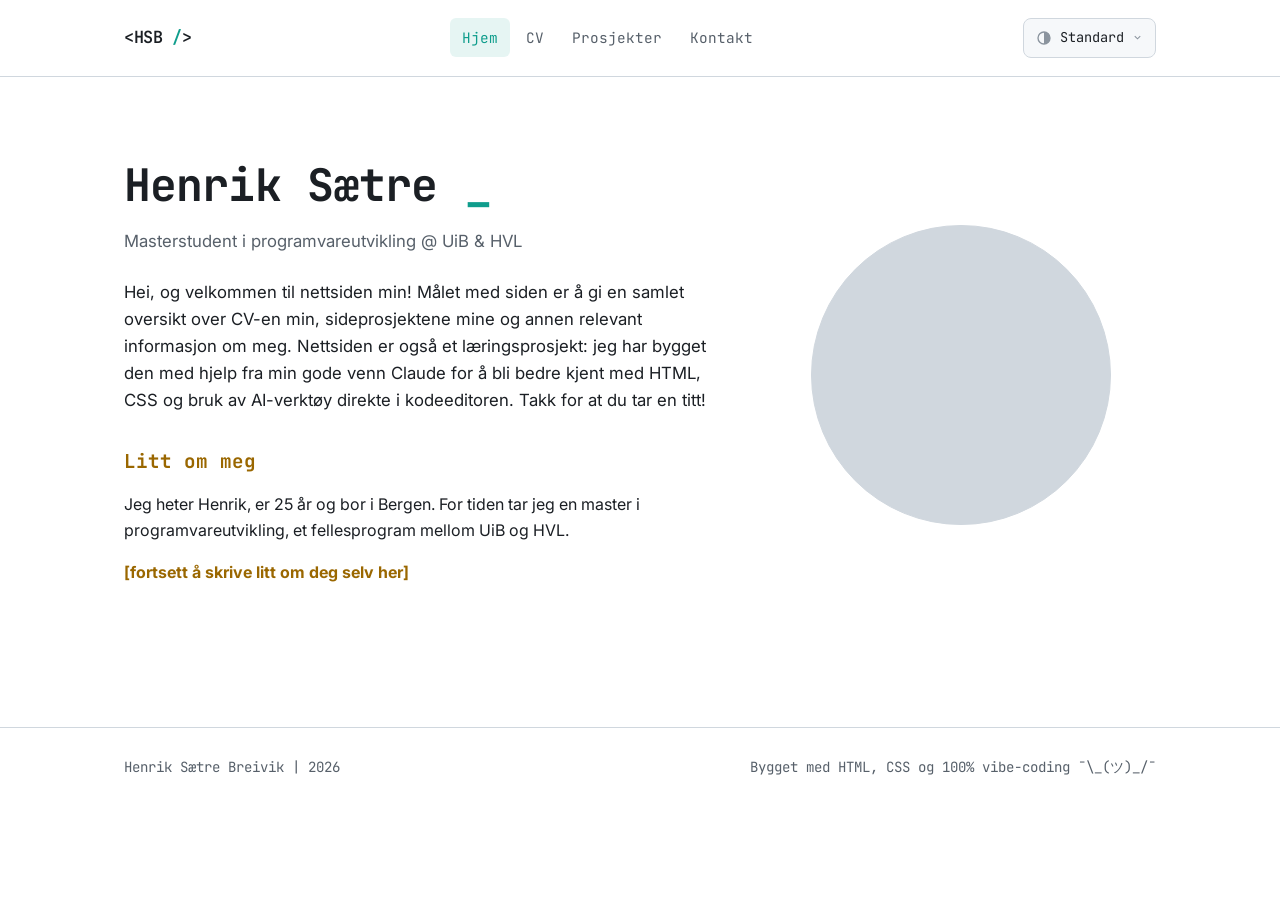
<file: index.html>
<!DOCTYPE html>
<html lang="no">
<head>
  <meta charset="UTF-8">
  <meta name="viewport" content="width=device-width, initial-scale=1.0">
  <title>Henrik — Forside</title>
  <script>
    (function () {
      var stored = localStorage.getItem('theme');
      if (stored === 'light' || stored === 'dark') {
        document.documentElement.setAttribute('data-theme', stored);
      }
    })();
  </script>
  <link rel="stylesheet" href="style.css">
</head>
<body>

  <header class="site-header">
    <nav class="nav container">
      <a href="index.html" class="logo">&lt;HSB<span class="accent"> /</span>&gt;</a>
      <ul class="nav-links">
        <li><a href="index.html" class="active">Hjem</a></li>
        <li><a href="Cv.html">CV</a></li>
        <li><a href="Prosjekter.html">Prosjekter</a></li>
        <li><a href="Kontakt.html">Kontakt</a></li>
      </ul>
      <div class="theme-toggle" id="theme-toggle">
        <button type="button" class="theme-toggle-btn" aria-haspopup="listbox" aria-expanded="false">
          <span class="theme-icon"><img src="images/theme-auto.svg" alt=""></span>
          <span class="theme-toggle-label">Standard</span>
        </button>
        <ul class="theme-menu" role="listbox" aria-label="Velg tema" hidden>
          <li role="option" data-theme="standard" data-label="Standard"><span class="theme-icon"><img src="images/theme-auto.svg" alt=""></span>Standard</li>
          <li role="option" data-theme="light" data-label="Lys"><span class="theme-icon"><img src="images/sun.svg" alt=""></span>Lys</li>
          <li role="option" data-theme="dark" data-label="Mørk"><span class="theme-icon"><img src="images/moon.svg" alt=""></span>Mørk</li>
        </ul>
      </div>
    </nav>
  </header>

  <main>
    <section class="hero container">
      <div class="hero-text">
        <h1 aria-label="Henrik Sætre Breivik"><span id="typed-name" class="typed-text" aria-hidden="true">Henrik Sætre Breivik</span><span class="cursor accent" aria-hidden="true">_</span></h1>
        <p class="subtitle">Masterstudent i programvareutvikling <span class="dim">@ UiB &amp; HVL</span></p>
        <p class="lead">
          Hei, og velkommen til nettsiden min! Målet med siden er å gi en samlet oversikt over CV-en min, sideprosjektene mine og annen relevant informasjon om meg.
          Nettsiden er også et læringsprosjekt: jeg har bygget den med hjelp fra min gode venn Claude for å bli bedre kjent med HTML, CSS og bruk av AI-verktøy direkte i kodeeditoren. Takk for at du tar en titt!
        </p>

        <h2>Litt om meg</h2>
        <p>
          Jeg heter Henrik, er <span id="age"></span> år og bor i Bergen. For tiden tar jeg en master i
          programvareutvikling, et fellesprogram mellom UiB og HVL.
        </p>
        <p class="dim todo">[fortsett å skrive litt om deg selv her]</p>
      </div>
      <div class="hero-image">
        <div class="placeholder-img" role="img" aria-label="Bilde av Henrik kommer snart"></div>
      </div>
    </section>
  </main>

  <footer class="site-footer">
    <div class="container">
      <span class="mono">Henrik Sætre Breivik | 2026</span>
      <span class="mono dim">Bygget med HTML, CSS og 100% vibe-coding ¯\_(ツ)_/¯</span>
    </div>
  </footer>

  <script src="theme.js" defer></script>
  <script src="typewriter.js" defer></script>
  <script src="age.js" defer></script>
</body>
</html>
</file>
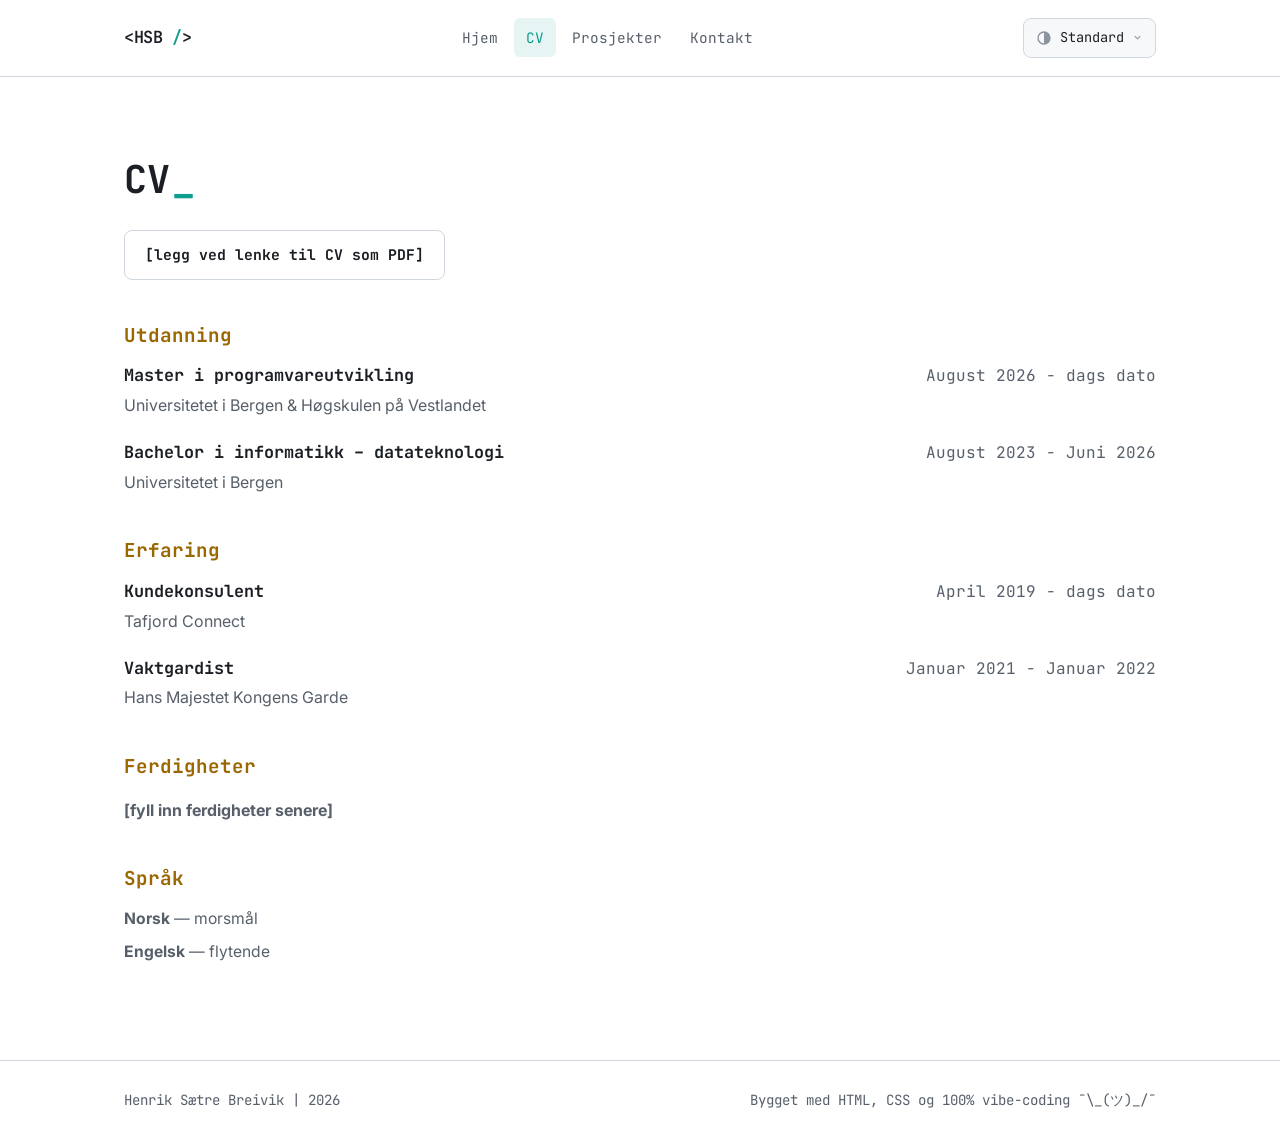
<file: Cv.html>
<!DOCTYPE html>
<html lang="no">
<head>
  <meta charset="UTF-8">
  <meta name="viewport" content="width=device-width, initial-scale=1.0">
  <title>Henrik — CV</title>
  <script>
    (function () {
      var stored = localStorage.getItem('theme');
      if (stored === 'light' || stored === 'dark') {
        document.documentElement.setAttribute('data-theme', stored);
      }
    })();
  </script>
  <link rel="stylesheet" href="style.css">
</head>
<body>

  <header class="site-header">
    <nav class="nav container">
      <a href="index.html" class="logo">&lt;HSB<span class="accent"> /</span>&gt;</a>
      <ul class="nav-links">
        <li><a href="index.html">Hjem</a></li>
        <li><a href="Cv.html" class="active">CV</a></li>
        <li><a href="Prosjekter.html">Prosjekter</a></li>
        <li><a href="Kontakt.html">Kontakt</a></li>
      </ul>
      <div class="theme-toggle" id="theme-toggle">
        <button type="button" class="theme-toggle-btn" aria-haspopup="listbox" aria-expanded="false">
          <span class="theme-icon"><img src="images/theme-auto.svg" alt=""></span>
          <span class="theme-toggle-label">Standard</span>
        </button>
        <ul class="theme-menu" role="listbox" aria-label="Velg tema" hidden>
          <li role="option" data-theme="standard" data-label="Standard"><span class="theme-icon"><img src="images/theme-auto.svg" alt=""></span>Standard</li>
          <li role="option" data-theme="light" data-label="Lys"><span class="theme-icon"><img src="images/sun.svg" alt=""></span>Lys</li>
          <li role="option" data-theme="dark" data-label="Mørk"><span class="theme-icon"><img src="images/moon.svg" alt=""></span>Mørk</li>
        </ul>
      </div>
    </nav>
  </header>

  <main>
    <div class="page-body">
      <h1 aria-label="CV"><span class="typed-text" aria-hidden="true">CV</span><span class="cursor accent" aria-hidden="true">_</span></h1>
      <a href="#" class="btn btn-ghost todo">[legg ved lenke til CV som PDF]</a>

      <section>
        <h2>Utdanning</h2>
        <div class="timeline-item">
          <div class="timeline-header">
            <h3>Master i programvareutvikling</h3>
            <span class="mono dim">August 2026 - dags dato</span>
          </div>
          <p class="dim">Universitetet i Bergen &amp; Høgskulen på Vestlandet</p>
        </div>
        <div class="timeline-item">
          <div class="timeline-header">
            <h3>Bachelor i informatikk – datateknologi</h3>
            <span class="mono dim">August 2023 - Juni 2026</span>
          </div>
          <p class="dim">Universitetet i Bergen</p>
        </div>
      </section>

      <section>
        <h2>Erfaring</h2>
        <div class="timeline-item">
          <div class="timeline-header">
            <h3>Kundekonsulent</h3>
            <span class="mono dim">April 2019 - dags dato</span>
          </div>
          <p class="dim">Tafjord Connect</p>
        </div>
        <div class="timeline-item">
          <div class="timeline-header">
            <h3>Vaktgardist</h3>
            <span class="mono dim">Januar 2021 - Januar 2022</span>
          </div>
          <p class="dim">Hans Majestet Kongens Garde</p>
        </div>
      </section>

      <section>
        <h2>Ferdigheter</h2>
        <p class="dim todo">[fyll inn ferdigheter senere]</p>
      </section>

      <section>
        <h2>Språk</h2>
        <ul class="skills-list">
          <li><strong>Norsk</strong> — morsmål</li>
          <li><strong>Engelsk</strong> — flytende</li>
        </ul>
      </section>
    </div>
  </main>

  <footer class="site-footer">
    <div class="container">
      <span class="mono">Henrik Sætre Breivik | 2026</span>
      <span class="mono dim">Bygget med HTML, CSS og 100% vibe-coding ¯\_(ツ)_/¯</span>
    </div>
  </footer>

  <script src="theme.js" defer></script>
  <script src="typewriter.js" defer></script>
</body>
</html>
</file>
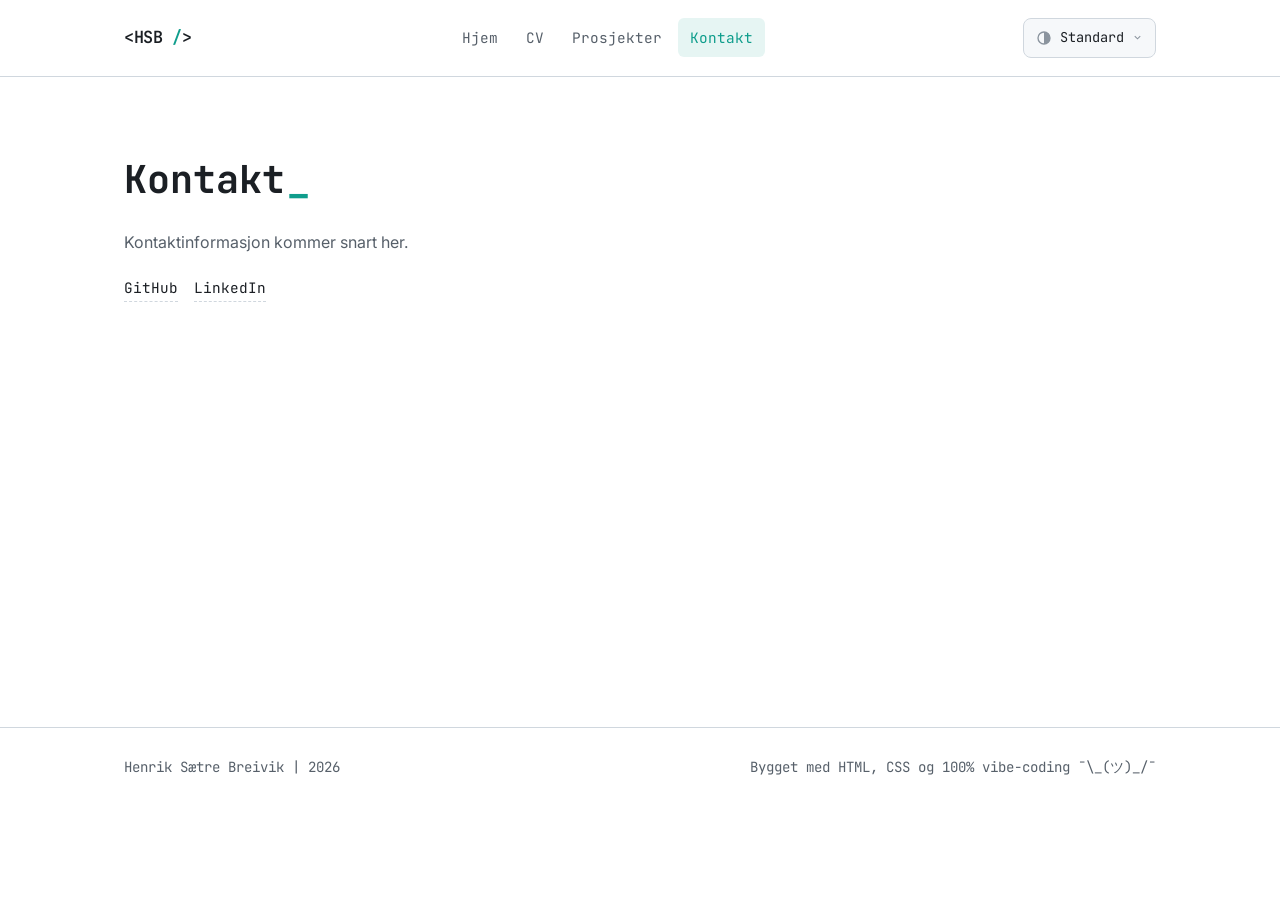
<file: Kontakt.html>
<!DOCTYPE html>
<html lang="no">
<head>
  <meta charset="UTF-8">
  <meta name="viewport" content="width=device-width, initial-scale=1.0">
  <title>Henrik — Kontakt</title>
  <script>
    (function () {
      var stored = localStorage.getItem('theme');
      if (stored === 'light' || stored === 'dark') {
        document.documentElement.setAttribute('data-theme', stored);
      }
    })();
  </script>
  <link rel="stylesheet" href="style.css">
</head>
<body>

  <header class="site-header">
    <nav class="nav container">
      <a href="index.html" class="logo">&lt;HSB<span class="accent"> /</span>&gt;</a>
      <ul class="nav-links">
        <li><a href="index.html">Hjem</a></li>
        <li><a href="Cv.html">CV</a></li>
        <li><a href="Prosjekter.html">Prosjekter</a></li>
        <li><a href="Kontakt.html" class="active">Kontakt</a></li>
      </ul>
      <div class="theme-toggle" id="theme-toggle">
        <button type="button" class="theme-toggle-btn" aria-haspopup="listbox" aria-expanded="false">
          <span class="theme-icon"><img src="images/theme-auto.svg" alt=""></span>
          <span class="theme-toggle-label">Standard</span>
        </button>
        <ul class="theme-menu" role="listbox" aria-label="Velg tema" hidden>
          <li role="option" data-theme="standard" data-label="Standard"><span class="theme-icon"><img src="images/theme-auto.svg" alt=""></span>Standard</li>
          <li role="option" data-theme="light" data-label="Lys"><span class="theme-icon"><img src="images/sun.svg" alt=""></span>Lys</li>
          <li role="option" data-theme="dark" data-label="Mørk"><span class="theme-icon"><img src="images/moon.svg" alt=""></span>Mørk</li>
        </ul>
      </div>
    </nav>
  </header>

  <main>
    <div class="page-body">
      <h1 aria-label="Kontakt"><span class="typed-text" aria-hidden="true">Kontakt</span><span class="cursor accent" aria-hidden="true">_</span></h1>
      <p>
        Kontaktinformasjon kommer snart her.
      </p>
      <div class="social-links">
        <a href="https://github.com/henriksbreivik" target="_blank" rel="noopener">GitHub</a>
        <a href="https://www.linkedin.com/in/henrik-s%C3%A6tre-breivik-508486422/" target="_blank" rel="noopener">LinkedIn</a>
      </div>
    </div>
  </main>

  <footer class="site-footer">
    <div class="container">
      <span class="mono">Henrik Sætre Breivik | 2026</span>
      <span class="mono dim">Bygget med HTML, CSS og 100% vibe-coding ¯\_(ツ)_/¯</span>
    </div>
  </footer>

  <script src="theme.js" defer></script>
  <script src="typewriter.js" defer></script>
</body>
</html>
</file>
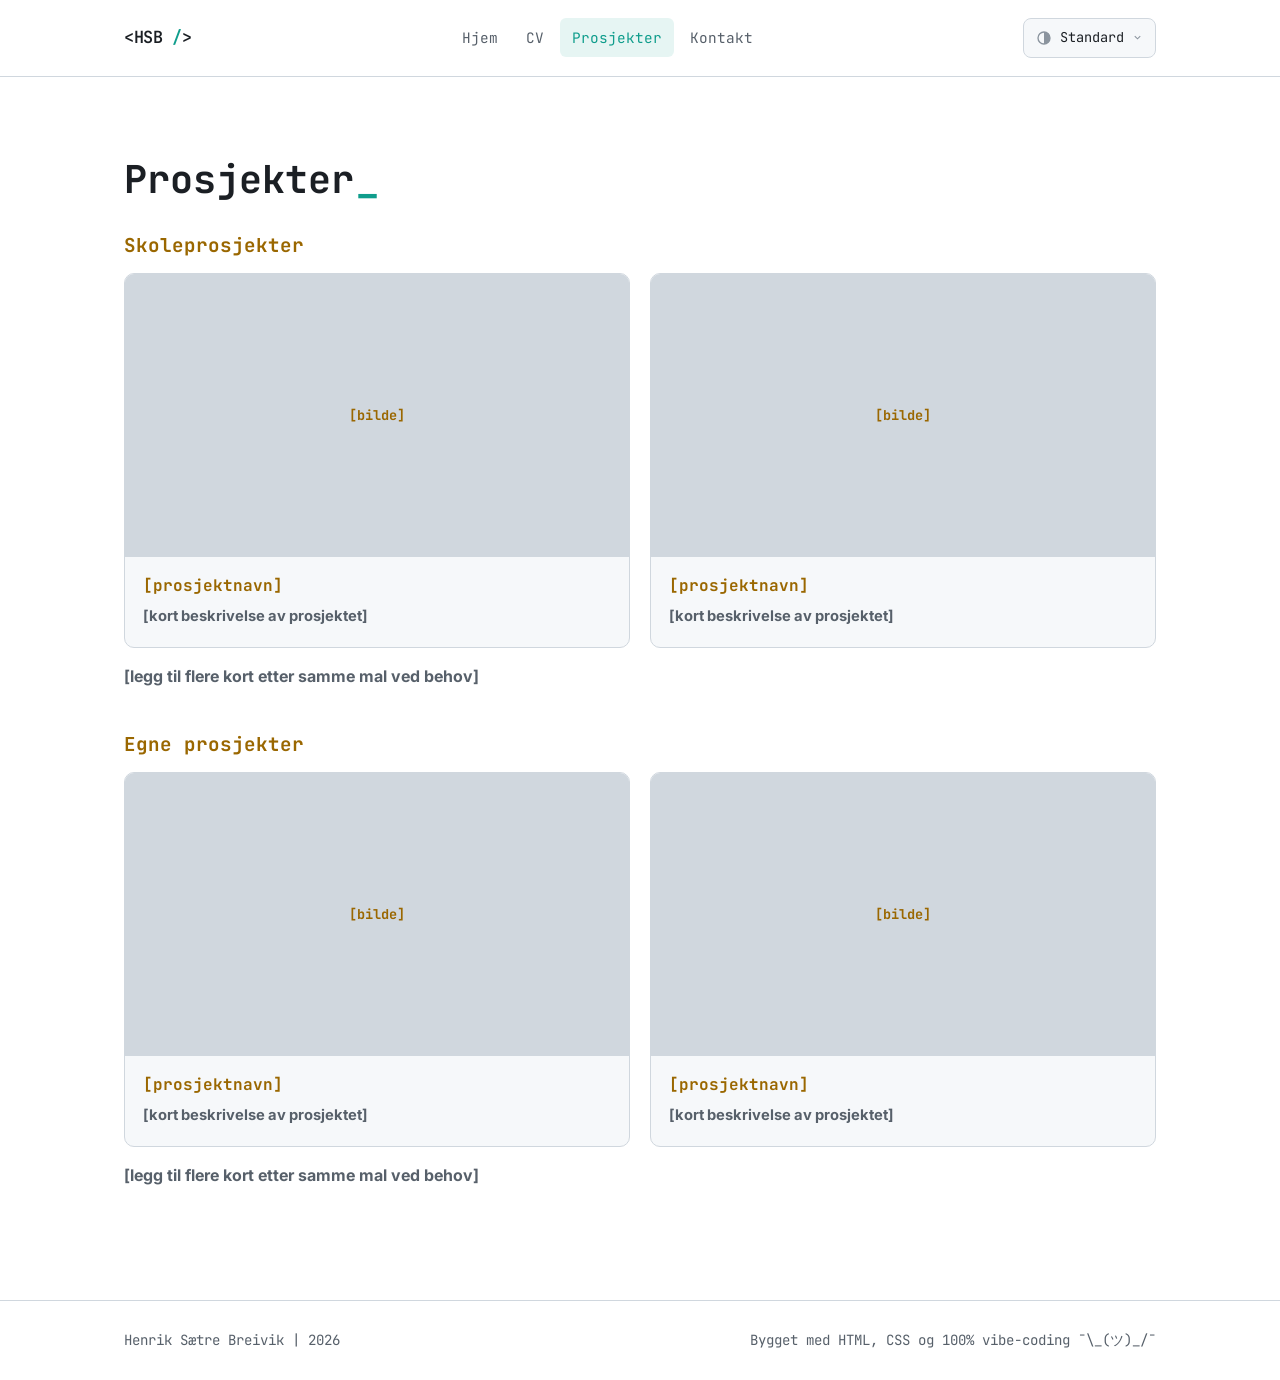
<file: Prosjekter.html>
<!DOCTYPE html>
<html lang="no">
<head>
  <meta charset="UTF-8">
  <meta name="viewport" content="width=device-width, initial-scale=1.0">
  <title>Henrik — Prosjekter</title>
  <script>
    (function () {
      var stored = localStorage.getItem('theme');
      if (stored === 'light' || stored === 'dark') {
        document.documentElement.setAttribute('data-theme', stored);
      }
    })();
  </script>
  <link rel="stylesheet" href="style.css">
</head>
<body>

  <header class="site-header">
    <nav class="nav container">
      <a href="index.html" class="logo">&lt;HSB<span class="accent"> /</span>&gt;</a>
      <ul class="nav-links">
        <li><a href="index.html">Hjem</a></li>
        <li><a href="Cv.html">CV</a></li>
        <li><a href="Prosjekter.html" class="active">Prosjekter</a></li>
        <li><a href="Kontakt.html">Kontakt</a></li>
      </ul>
      <div class="theme-toggle" id="theme-toggle">
        <button type="button" class="theme-toggle-btn" aria-haspopup="listbox" aria-expanded="false">
          <span class="theme-icon"><img src="images/theme-auto.svg" alt=""></span>
          <span class="theme-toggle-label">Standard</span>
        </button>
        <ul class="theme-menu" role="listbox" aria-label="Velg tema" hidden>
          <li role="option" data-theme="standard" data-label="Standard"><span class="theme-icon"><img src="images/theme-auto.svg" alt=""></span>Standard</li>
          <li role="option" data-theme="light" data-label="Lys"><span class="theme-icon"><img src="images/sun.svg" alt=""></span>Lys</li>
          <li role="option" data-theme="dark" data-label="Mørk"><span class="theme-icon"><img src="images/moon.svg" alt=""></span>Mørk</li>
        </ul>
      </div>
    </nav>
  </header>

  <main>
    <div class="page-body">
      <h1 aria-label="Prosjekter"><span class="typed-text" aria-hidden="true">Prosjekter</span><span class="cursor accent" aria-hidden="true">_</span></h1>

      <section>
        <h2>Skoleprosjekter</h2>
        <div class="project-grid">
          <article class="project-card">
            <div class="project-card-image todo">[bilde]</div>
            <h3 class="todo">[prosjektnavn]</h3>
            <p class="dim todo">[kort beskrivelse av prosjektet]</p>
          </article>
          <article class="project-card">
            <div class="project-card-image todo">[bilde]</div>
            <h3 class="todo">[prosjektnavn]</h3>
            <p class="dim todo">[kort beskrivelse av prosjektet]</p>
          </article>
        </div>
        <p class="dim todo">[legg til flere kort etter samme mal ved behov]</p>
      </section>

      <section>
        <h2>Egne prosjekter</h2>
        <div class="project-grid">
          <article class="project-card">
            <div class="project-card-image todo">[bilde]</div>
            <h3 class="todo">[prosjektnavn]</h3>
            <p class="dim todo">[kort beskrivelse av prosjektet]</p>
          </article>
          <article class="project-card">
            <div class="project-card-image todo">[bilde]</div>
            <h3 class="todo">[prosjektnavn]</h3>
            <p class="dim todo">[kort beskrivelse av prosjektet]</p>
          </article>
        </div>
        <p class="dim todo">[legg til flere kort etter samme mal ved behov]</p>
      </section>
    </div>
  </main>

  <footer class="site-footer">
    <div class="container">
      <span class="mono">Henrik Sætre Breivik | 2026</span>
      <span class="mono dim">Bygget med HTML, CSS og 100% vibe-coding ¯\_(ツ)_/¯</span>
    </div>
  </footer>

  <script src="theme.js" defer></script>
  <script src="typewriter.js" defer></script>
</body>
</html>
</file>
<file: style.css>
/* ==========================================================================
   Henrik — personal site
   Dark, code-editor inspired theme
   ========================================================================== */

@import url('https://fonts.googleapis.com/css2?family=JetBrains+Mono:wght@400;500;600;700&family=Inter:wght@400;500;600;700&display=swap');

:root {
  --bg: #0d1117;
  --bg-alt: #12181f;
  --surface: #161b22;
  --border: #2a313c;
  --text: #e6edf3;
  --text-dim: #8b949e;
  --accent: #2dd4bf;
  --accent-soft: rgba(45, 212, 191, 0.12);
  --accent-2: #e3b341;
  --header-bg: rgba(13, 17, 23, 0.85);
  --placeholder-bg: #30363d;
  --btn-primary-text: #04201c;

  --font-mono: 'JetBrains Mono', 'Fira Code', ui-monospace, SFMono-Regular, Menlo, Consolas, monospace;
  --font-sans: 'Inter', -apple-system, BlinkMacSystemFont, 'Segoe UI', Roboto, Helvetica, Arial, sans-serif;

  --container-width: 1080px;
  --radius: 10px;
}

/*
  Theme resolution order:
  1. Explicit choice from the dropdown, stored as [data-theme="light"|"dark"|"90s"] — always wins.
  2. Otherwise ("standard", no attribute set), the OS/browser's prefers-color-scheme setting.
  3. Otherwise (no preference detected), dark — the :root defaults above.
*/
@media (prefers-color-scheme: light) {
  :root:not([data-theme]) {
    --bg: #ffffff;
    --bg-alt: #f6f8fa;
    --surface: #f6f8fa;
    --border: #d0d7de;
    --text: #1b1f24;
    --text-dim: #57606a;
    --accent: #0f9d8c;
    --accent-soft: rgba(15, 157, 140, 0.1);
    --accent-2: #9a6700;
    --header-bg: rgba(255, 255, 255, 0.85);
    --placeholder-bg: #d0d7de;
  }
}

:root[data-theme='light'] {
  --bg: #ffffff;
  --bg-alt: #f6f8fa;
  --surface: #f6f8fa;
  --border: #d0d7de;
  --text: #1b1f24;
  --text-dim: #57606a;
  --accent: #0f9d8c;
  --accent-soft: rgba(15, 157, 140, 0.1);
  --accent-2: #9a6700;
  --header-bg: rgba(255, 255, 255, 0.85);
  --placeholder-bg: #d0d7de;
}

/*
  90s mode — placeholder, no rules yet. [data-theme="90s"] falls through to the
  dark :root defaults above for now; come back and give this its own Y2K look later.
*/

* {
  box-sizing: border-box;
}

html {
  scroll-behavior: smooth;
}

body {
  margin: 0;
  background: var(--bg);
  color: var(--text);
  font-family: var(--font-sans);
  line-height: 1.6;
  -webkit-font-smoothing: antialiased;
  transition: background-color 0.15s ease, color 0.15s ease;
}

.container {
  width: 100%;
  max-width: var(--container-width);
  margin: 0 auto;
  padding: 0 24px;
}

a {
  color: inherit;
  text-decoration: none;
}

.accent {
  color: var(--accent);
}

.dim {
  color: var(--text-dim);
}

.mono {
  font-family: var(--font-mono);
}

/* ---------------------------- Header / nav ---------------------------- */

.site-header {
  border-bottom: 1px solid var(--border);
  background: var(--header-bg);
  backdrop-filter: blur(8px);
  position: sticky;
  top: 0;
  z-index: 10;
}

.nav {
  display: flex;
  align-items: center;
  justify-content: space-between;
  padding-top: 18px;
  padding-bottom: 18px;
  gap: 24px;
}

.logo {
  font-family: var(--font-mono);
  font-weight: 600;
  font-size: 1.05rem;
  letter-spacing: -0.02em;
  white-space: nowrap;
}

.nav-links {
  list-style: none;
  display: flex;
  flex-wrap: wrap;
  gap: 4px;
  margin: 0;
  padding: 0;
  font-family: var(--font-mono);
  font-size: 0.9rem;
}

.nav-links a {
  display: inline-block;
  padding: 8px 12px;
  border-radius: 6px;
  color: var(--text-dim);
  transition: color 0.15s ease, background 0.15s ease;
}

.nav-links a:hover {
  color: var(--text);
  background: var(--surface);
}

.nav-links a.active {
  color: var(--accent);
  background: var(--accent-soft);
}

.theme-toggle {
  position: relative;
  font-family: var(--font-mono);
  font-size: 0.85rem;
}

.theme-toggle-btn {
  display: flex;
  align-items: center;
  gap: 8px;
  min-width: 132px;
  padding: 8px 12px;
  border-radius: 8px;
  border: 1px solid var(--border);
  background-color: var(--surface);
  color: var(--text);
  font: inherit;
  cursor: pointer;
  transition: border-color 0.15s ease, color 0.15s ease;
}

.theme-toggle-btn::after {
  content: '';
  width: 11px;
  height: 11px;
  margin-left: auto;
  background-image: url("data:image/svg+xml,%3Csvg xmlns='http://www.w3.org/2000/svg' viewBox='0 0 16 16' fill='none' stroke='%238b949e' stroke-width='1.5'%3E%3Cpath d='M4 6l4 4 4-4'/%3E%3C/svg%3E");
  background-repeat: no-repeat;
  background-size: 11px;
}

.theme-toggle-btn:hover,
.theme-toggle-btn:focus-visible {
  border-color: var(--accent);
  color: var(--accent);
  outline: none;
}

.theme-icon {
  display: inline-flex;
  width: 16px;
  height: 16px;
  flex-shrink: 0;
}

.theme-icon img {
  width: 100%;
  height: 100%;
  object-fit: contain;
}

.theme-menu {
  position: absolute;
  top: calc(100% + 6px);
  right: 0;
  z-index: 20;
  list-style: none;
  margin: 0;
  padding: 6px;
  min-width: 150px;
  border-radius: 8px;
  border: 1px solid var(--border);
  background-color: var(--surface);
  box-shadow: 0 8px 24px rgba(0, 0, 0, 0.24);
}

.theme-menu li {
  display: flex;
  align-items: center;
  gap: 8px;
  padding: 8px 10px;
  border-radius: 6px;
  color: var(--text);
  cursor: pointer;
}

.theme-menu li:hover {
  background: var(--accent-soft);
}

.theme-menu li[aria-selected='true'] {
  color: var(--accent);
}

/* -------------------------------- Main -------------------------------- */

main {
  min-height: calc(100vh - 250px);
}

.eyebrow {
  font-family: var(--font-mono);
  color: var(--accent);
  font-size: 0.9rem;
  margin: 0 0 12px;
}

.eyebrow::before {
  content: '// ';
  color: var(--text-dim);
}

/* --------------------------------- Hero -------------------------------- */

.hero {
  display: grid;
  grid-template-columns: 1.2fr 0.8fr;
  gap: 56px;
  align-items: center;
  padding: 72px 24px 64px;
}

.hero h1 {
  font-family: var(--font-mono);
  font-size: clamp(2rem, 4vw, 2.8rem);
  margin: 0 0 8px;
  letter-spacing: -0.02em;
}

.cursor {
  display: inline-block;
  margin-left: 2px;
  animation: blink-cursor 1s step-end infinite;
}

@keyframes blink-cursor {
  0%, 49% { opacity: 1; }
  50%, 100% { opacity: 0; }
}

@media (prefers-reduced-motion: reduce) {
  .cursor {
    animation: none;
  }
}

.subtitle {
  font-size: 1.05rem;
  color: var(--text-dim);
  margin: 0 0 24px;
}

.lead {
  font-size: 1.05rem;
  color: var(--text);
  max-width: 60ch;
  margin: 0 0 32px;
}

.hero-text h2 {
  font-family: var(--font-mono);
  font-size: 1.2rem;
  color: var(--accent-2);
  margin: 0 0 12px;
}

.hero-text h2 + p {
  max-width: 60ch;
}

.hero-actions {
  display: flex;
  flex-wrap: wrap;
  gap: 14px;
}

.todo {
  color: var(--accent-2);
  font-weight: 700;
}

.social-links {
  display: flex;
  flex-wrap: wrap;
  gap: 16px;
  margin-top: 20px;
  font-family: var(--font-mono);
  font-size: 0.9rem;
}

.social-links a {
  border-bottom: 1px dashed var(--border);
  padding-bottom: 2px;
}

.social-links a:hover {
  border-color: var(--accent);
  color: var(--accent);
}

.btn {
  display: inline-block;
  font-family: var(--font-mono);
  font-size: 0.92rem;
  padding: 12px 20px;
  border-radius: 8px;
  border: 1px solid transparent;
  transition: transform 0.15s ease, background 0.15s ease, border-color 0.15s ease;
}

.btn-primary {
  background: var(--accent);
  color: #04201c;
  font-weight: 600;
}

.btn-primary:hover {
  transform: translateY(-1px);
  background: #3ee0c9;
}

.btn-ghost {
  border-color: var(--border);
  color: var(--text);
}

.btn-ghost:hover {
  border-color: var(--accent);
  color: var(--accent);
}

.hero-image {
  display: flex;
  justify-content: center;
}

.placeholder-img {
  width: 100%;
  max-width: 300px;
  aspect-ratio: 1 / 1;
  background: var(--placeholder-bg);
  border-radius: 50%;
  border: 1px solid var(--border);
}

/* ------------------------------ Link cards ----------------------------- */

.section-heading {
  padding: 0 24px;
  max-width: var(--container-width);
  margin: 0 auto;
}

.section-heading h2 {
  font-family: var(--font-mono);
  font-size: 1.4rem;
  margin: 0 0 32px;
}

.card-grid {
  display: grid;
  grid-template-columns: repeat(auto-fit, minmax(220px, 1fr));
  gap: 20px;
  padding: 0 24px 80px;
  max-width: var(--container-width);
  margin: 0 auto;
}

.card {
  display: block;
  background: var(--surface);
  border: 1px solid var(--border);
  border-radius: var(--radius);
  padding: 22px;
  transition: border-color 0.15s ease, transform 0.15s ease;
}

.card:hover {
  border-color: var(--accent);
  transform: translateY(-2px);
}

.card h3 {
  font-family: var(--font-mono);
  font-size: 1.02rem;
  margin: 0 0 8px;
  color: var(--accent-2);
}

.card p {
  margin: 0;
  color: var(--text-dim);
  font-size: 0.92rem;
}

/* ------------------------------ Project cards ---------------------------- */

.project-grid {
  display: grid;
  grid-template-columns: repeat(auto-fit, minmax(240px, 1fr));
  gap: 20px;
  margin-top: 4px;
}

.project-card {
  background: var(--surface);
  border: 1px solid var(--border);
  border-radius: var(--radius);
  overflow: hidden;
  transition: border-color 0.15s ease, transform 0.15s ease;
}

.project-card:hover {
  border-color: var(--accent);
  transform: translateY(-2px);
}

.project-card-image {
  aspect-ratio: 16 / 9;
  display: flex;
  align-items: center;
  justify-content: center;
  background: var(--placeholder-bg);
  font-family: var(--font-mono);
  font-size: 0.85rem;
}

.project-card-image img {
  width: 100%;
  height: 100%;
  object-fit: cover;
}

.project-card h3 {
  font-family: var(--font-mono);
  font-size: 1rem;
  margin: 16px 18px 6px;
  color: var(--accent-2);
}

.project-card p {
  margin: 0 18px 18px;
  font-size: 0.92rem;
}

/* --------------------------- Simple page body --------------------------- */

.page-body {
  max-width: var(--container-width);
  margin: 0 auto;
  padding: 72px 24px 96px;
}

.page-body h1 {
  font-family: var(--font-mono);
  font-size: clamp(1.8rem, 3.5vw, 2.4rem);
  margin: 0 0 20px;
}

.page-body p {
  max-width: 65ch;
  color: var(--text-dim);
}

.page-body section + section {
  margin-top: 40px;
}

.page-body h2 {
  font-family: var(--font-mono);
  font-size: 1.2rem;
  color: var(--accent-2);
  margin: 0 0 12px;
}

.page-body > .btn {
  margin-bottom: 40px;
}

.timeline-item {
  margin-bottom: 20px;
}

.timeline-item:last-child {
  margin-bottom: 0;
}

.timeline-header {
  display: flex;
  flex-wrap: wrap;
  justify-content: space-between;
  align-items: baseline;
  gap: 8px 16px;
}

.timeline-header h3 {
  font-family: var(--font-mono);
  font-size: 1.05rem;
  margin: 0;
  color: var(--text);
}

.timeline-item p {
  margin: 4px 0 0;
}

.skills-list {
  list-style: none;
  margin: 0;
  padding: 0;
  display: flex;
  flex-direction: column;
  gap: 8px;
}

.skills-list li {
  font-size: 0.98rem;
  color: var(--text-dim);
}

.badge {
  display: inline-block;
  font-family: var(--font-mono);
  font-size: 0.82rem;
  color: var(--accent-2);
  background: rgba(227, 179, 65, 0.1);
  border: 1px solid rgba(227, 179, 65, 0.3);
  padding: 5px 12px;
  border-radius: 999px;
  margin-bottom: 20px;
}

/* -------------------------------- Footer -------------------------------- */

.site-footer {
  border-top: 1px solid var(--border);
  padding: 28px 0;
}

.site-footer .container {
  display: flex;
  flex-wrap: wrap;
  gap: 8px;
  justify-content: space-between;
  color: var(--text-dim);
  font-size: 0.88rem;
}

/* ------------------------------ Responsive ------------------------------ */

@media (max-width: 800px) {
  .hero {
    grid-template-columns: 1fr;
    padding-top: 48px;
  }

  .hero-image {
    order: -1;
  }

  .placeholder-img {
    max-width: 180px;
  }

  .nav {
    flex-direction: column;
    align-items: flex-start;
    gap: 12px;
  }

  .nav-links {
    width: 100%;
  }
}
</file>
